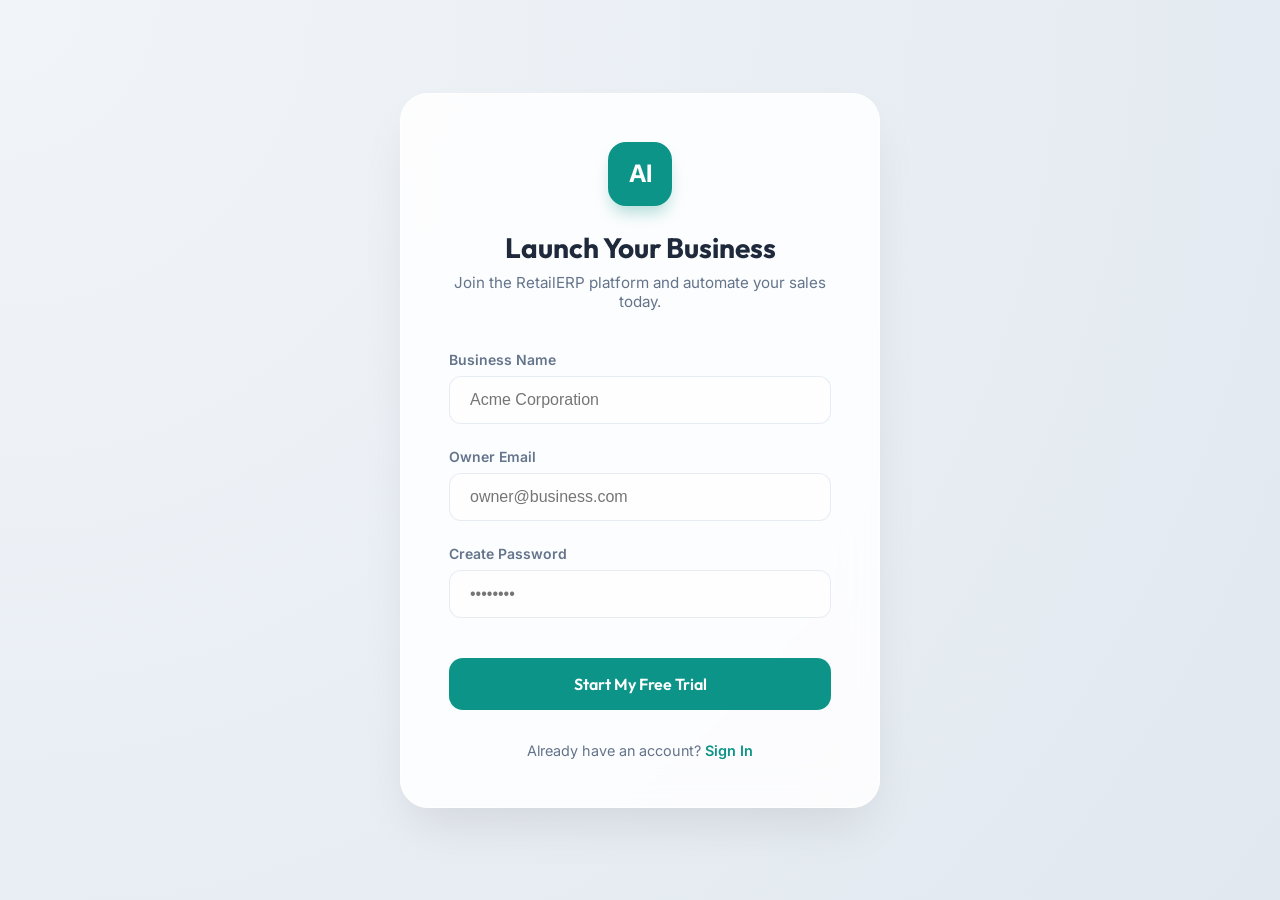
<file: app/static/signup.html>
<!DOCTYPE html>
<html lang="en">
<head>
    <meta charset="UTF-8">
    <meta name="viewport" content="width=device-width, initial-scale=1.0">
    <title>RetailERP | Create Account</title>
    <link href="https://fonts.googleapis.com/css2?family=Inter:wght@300;400;500;600;700&family=Outfit:wght@400;500;600;700&display=swap" rel="stylesheet">
    <style>
        :root {
            --primary: #0d9488;
            --primary-hover: #0f766e;
            --bg-glass: rgba(255, 255, 255, 0.85);
            --border: rgba(226, 232, 240, 0.8);
            --text-main: #1e293b;
            --text-secondary: #64748b;
        }

        * { margin: 0; padding: 0; box-sizing: border-box; }
        body { 
            font-family: 'Inter', sans-serif;
            background: radial-gradient(circle at top left, #f1f5f9 0%, #e2e8f0 100%);
            min-height: 100vh;
            display: flex;
            align-items: center;
            justify-content: center;
            padding: 2rem;
        }

        .signup-container {
            width: 100%;
            max-width: 480px;
            background: var(--bg-glass);
            backdrop-filter: blur(16px);
            border: 1px solid white;
            border-radius: 28px;
            padding: 3rem;
            box-shadow: 0 25px 50px -12px rgba(0,0,0,0.1);
            animation: slideIn 0.6s cubic-bezier(0.16, 1, 0.3, 1);
        }

        @keyframes slideIn {
            from { transform: translateY(20px); opacity: 0; }
            to { transform: translateY(0); opacity: 1; }
        }

        .header { text-align: center; margin-bottom: 2.5rem; }
        .logo-box {
            width: 64px; height: 64px; background: var(--primary);
            border-radius: 18px; display: flex; align-items: center; justify-content: center;
            margin: 0 auto 1.5rem; color: white; font-size: 1.5rem; font-weight: bold;
            box-shadow: 0 10px 15px -3px rgba(13, 148, 136, 0.3);
        }

        h2 { font-family: 'Outfit', sans-serif; font-size: 1.75rem; color: var(--text-main); margin-bottom: 0.5rem; }
        p.subtitle { color: var(--text-secondary); font-size: 0.95rem; }

        .form-group { margin-bottom: 1.5rem; }
        label { display: block; margin-bottom: 0.5rem; font-size: 0.875rem; font-weight: 600; color: var(--text-secondary); }
        input {
            width: 100%; padding: 0.875rem 1.25rem; border: 1.5px solid var(--border);
            border-radius: 12px; font-size: 1rem; transition: all 0.2s;
            background: rgba(255, 255, 255, 0.5);
        }
        input:focus { outline: none; border-color: var(--primary); box-shadow: 0 0 0 4px rgba(13, 148, 136, 0.1); }

        .btn-signup {
            width: 100%; padding: 1rem; background: var(--primary); color: white;
            border: none; border-radius: 14px; font-size: 1rem; font-weight: 600;
            cursor: pointer; transition: all 0.2s; font-family: 'Outfit', sans-serif;
            margin-top: 1rem;
        }
        .btn-signup:hover { background: var(--primary-hover); transform: translateY(-1px); }
        .btn-signup:active { transform: translateY(0); }

        .footer { text-align: center; margin-top: 2rem; font-size: 0.9rem; color: var(--text-secondary); }
        .footer a { color: var(--primary); text-decoration: none; font-weight: 600; }
        
        .toast {
            position: fixed; top: 2rem; right: 2rem; padding: 1rem 2rem;
            border-radius: 12px; color: white; font-weight: 500; display: none;
            animation: toastIn 0.3s ease;
        }
        @keyframes toastIn { from { transform: translateX(100%); } to { transform: translateX(0); } }
    </style>
</head>
<body>
    <div id="toast" class="toast"></div>

    <div class="signup-container">
        <div class="header">
            <div class="logo-box">AI</div>
            <h2>Launch Your Business</h2>
            <p class="subtitle">Join the RetailERP platform and automate your sales today.</p>
        </div>

        <form id="signupForm">
            <div class="form-group">
                <label>Business Name</label>
                <input type="text" id="businessName" placeholder="Acme Corporation" required>
            </div>
            <div class="form-group">
                <label>Owner Email</label>
                <input type="email" id="email" placeholder="owner@business.com" required>
            </div>
            <div class="form-group">
                <label>Create Password</label>
                <input type="password" id="password" placeholder="••••••••" required>
            </div>
            <button type="submit" class="btn-signup">Start My Free Trial</button>
        </form>

        <div class="footer">
            Already have an account? <a href="/static/login.html">Sign In</a>
        </div>
    </div>

    <script>
        const form = document.getElementById('signupForm');
        
        function showToast(msg, type = 'success') {
            const toast = document.getElementById('toast');
            toast.textContent = msg;
            toast.style.background = type === 'success' ? '#10b981' : '#ef4444';
            toast.style.display = 'block';
            setTimeout(() => { toast.style.display = 'none'; }, 4000);
        }

        form.addEventListener('submit', async (e) => {
            e.preventDefault();
            const btn = e.target.querySelector('button');
            const originalText = btn.textContent;
            btn.textContent = 'Creating Account...';
            btn.disabled = true;

            const payload = {
                business_name: document.getElementById('businessName').value,
                email: document.getElementById('email').value,
                password: document.getElementById('password').value
            };

            try {
                const response = await fetch('/auth/signup', {
                    method: 'POST',
                    headers: { 'Content-Type': 'application/json' },
                    body: JSON.stringify(payload)
                });

                const result = await response.json();

                if (response.ok) {
                    showToast('Business Registered! Redirecting to login...');
                    setTimeout(() => {
                        window.location.href = '/static/login.html?new_tenant=' + result.tenant_id;
                    }, 2000);
                } else {
                    showToast(result.detail || 'Signup failed', 'error');
                }
            } catch (err) {
                showToast('Network error, please try again', 'error');
            } finally {
                btn.textContent = originalText;
                btn.disabled = false;
            }
        });
    </script>
</body>
</html>
</file>
